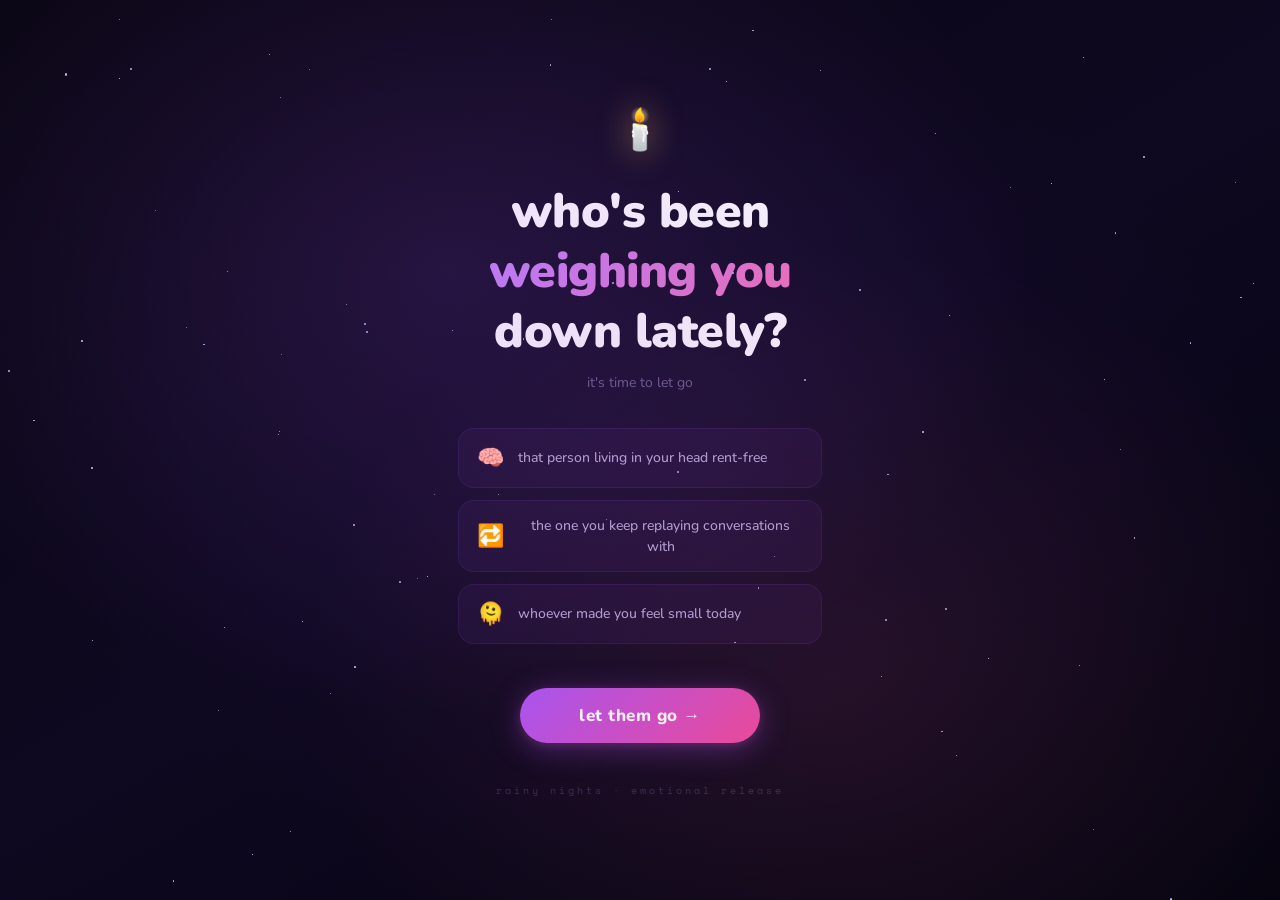
<file: games/poof/index.html>
<!doctype html><html lang="en"><head><meta charset="utf-8"/><link rel="icon" href="/games/poof/favicon.ico"/><meta name="viewport" content="width=device-width,initial-scale=1"/><meta name="theme-color" content="#000000"/><meta name="description" content="Poof — emotional release game"/><link rel="apple-touch-icon" href="/games/poof/favicon.ico"/><link rel="manifest" href="/games/poof/manifest.json"/><title>Poof</title><script defer="defer" src="/games/poof/static/js/main.7ca5227f.js"></script><link href="/games/poof/static/css/main.0aec4186.css" rel="stylesheet"></head><body><noscript>You need to enable JavaScript to run this app.</noscript><div id="root"></div></body></html>
</file>
<file: games/poof/static/css/main.0aec4186.css>
*{box-sizing:border-box;margin:0;padding:0}body{background:#0a0614;overflow:hidden}
/*# sourceMappingURL=main.0aec4186.css.map*/
</file>
